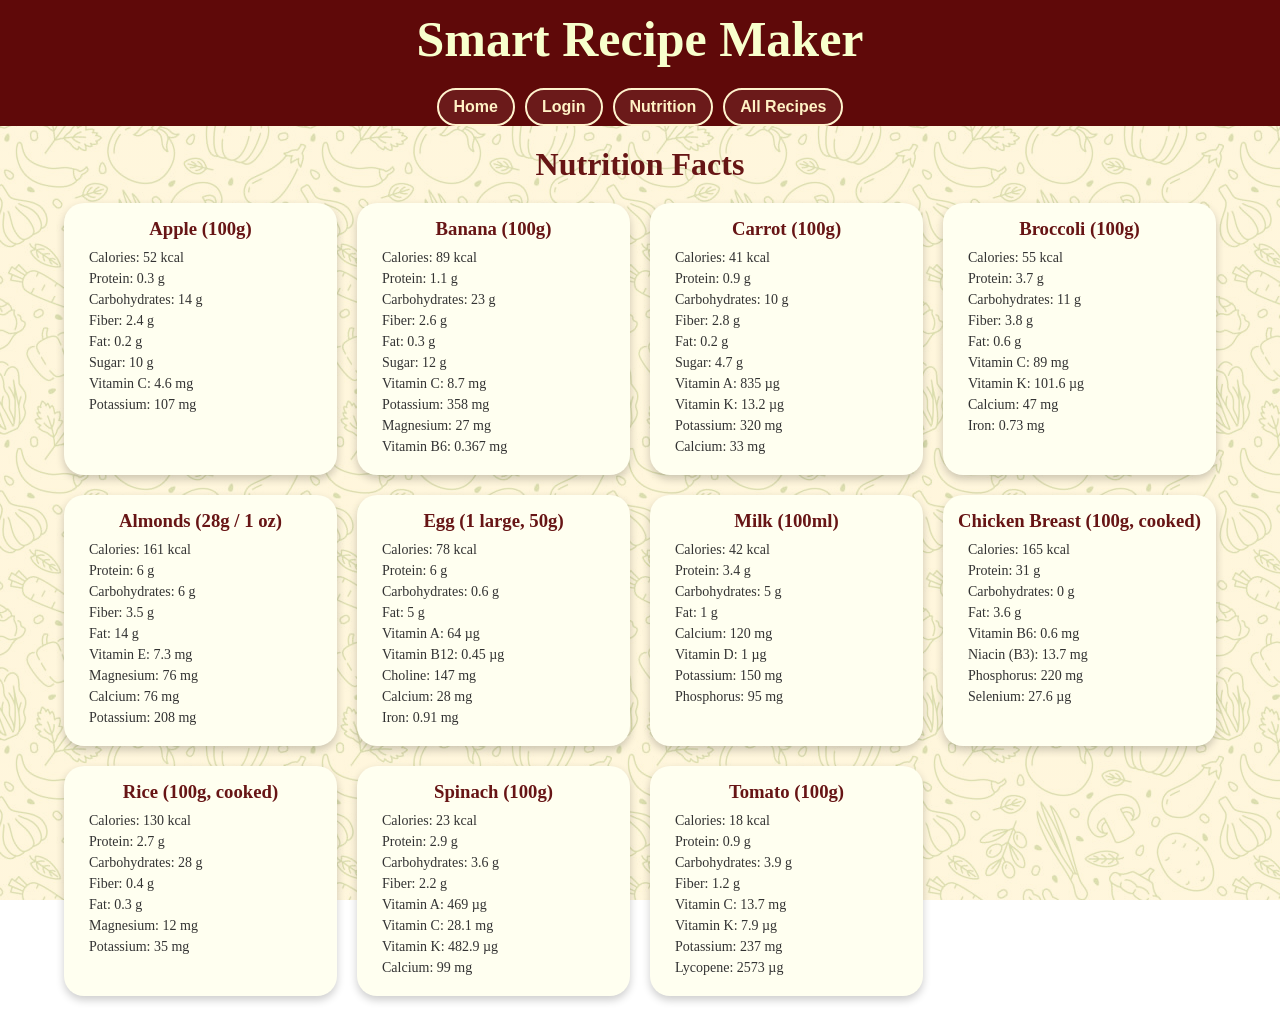
<file: nutrition.html>
<!DOCTYPE html>
<html lang="en">
<head>
    <meta charset="UTF-8">
    <meta name="viewport" content="width=device-width, initial-scale=1.0">
    <title>Nutrition Facts</title>
    <link rel="stylesheet" href="nutrition.css">
</head>
<body>

<header class="heading">
    
    <h1 class="logo">Smart Recipe Maker</h1>
    
    <a href="index.html"><button class="menuOption">Home</button></a>
    <!-- <a href="about.html"><button class="menuOption">About</button></a> -->
    <a href="login.html"><button class="menuOption">Login</button></a>
    <a href="nutrition.html"><button class="menuOption">Nutrition</button></a>
    <a href="allrecipes.html"><button class="menuOption">All Recipes</button></a>
    
    
</header>

<main>
    <h1 style="color: rgb(103, 21, 21); margin-bottom: 20px;">Nutrition Facts</h1>

    <div class="nutrition-container">
        <div class="nutrition-card">
            <h3>Apple (100g)</h3>
            <ul>
                <li>Calories: 52 kcal</li>
                <li>Protein: 0.3 g</li>
                <li>Carbohydrates: 14 g</li>
                <li>Fiber: 2.4 g</li>
                <li>Fat: 0.2 g</li>
                <li>Sugar: 10 g</li>
                <li>Vitamin C: 4.6 mg</li>
                <li>Potassium: 107 mg</li>
            </ul>
        </div>

        <div class="nutrition-card">
            <h3>Banana (100g)</h3>
            <ul>
                <li>Calories: 89 kcal</li>
                <li>Protein: 1.1 g</li>
                <li>Carbohydrates: 23 g</li>
                <li>Fiber: 2.6 g</li>
                <li>Fat: 0.3 g</li>
                <li>Sugar: 12 g</li>
                <li>Vitamin C: 8.7 mg</li>
                <li>Potassium: 358 mg</li>
                <li>Magnesium: 27 mg</li>
                <li>Vitamin B6: 0.367 mg</li>
            </ul>
        </div>

        <div class="nutrition-card">
            <h3>Carrot (100g)</h3>
            <ul>
                <li>Calories: 41 kcal</li>
                <li>Protein: 0.9 g</li>
                <li>Carbohydrates: 10 g</li>
                <li>Fiber: 2.8 g</li>
                <li>Fat: 0.2 g</li>
                <li>Sugar: 4.7 g</li>
                <li>Vitamin A: 835 µg</li>
                <li>Vitamin K: 13.2 µg</li>
                <li>Potassium: 320 mg</li>
                <li>Calcium: 33 mg</li>
            </ul>
        </div>

        <div class="nutrition-card">
            <h3>Broccoli (100g)</h3>
            <ul>
                <li>Calories: 55 kcal</li>
                <li>Protein: 3.7 g</li>
                <li>Carbohydrates: 11 g</li>
                <li>Fiber: 3.8 g</li>
                <li>Fat: 0.6 g</li>
                <li>Vitamin C: 89 mg</li>
                <li>Vitamin K: 101.6 µg</li>
                <li>Calcium: 47 mg</li>
                <li>Iron: 0.73 mg</li>
            </ul>
        </div>

        <div class="nutrition-card">
            <h3>Almonds (28g / 1 oz)</h3>
            <ul>
                <li>Calories: 161 kcal</li>
                <li>Protein: 6 g</li>
                <li>Carbohydrates: 6 g</li>
                <li>Fiber: 3.5 g</li>
                <li>Fat: 14 g</li>
                <li>Vitamin E: 7.3 mg</li>
                <li>Magnesium: 76 mg</li>
                <li>Calcium: 76 mg</li>
                <li>Potassium: 208 mg</li>
            </ul>
        </div>

        <!-- Added More -->
        <div class="nutrition-card">
            <h3>Egg (1 large, 50g)</h3>
            <ul>
                <li>Calories: 78 kcal</li>
                <li>Protein: 6 g</li>
                <li>Carbohydrates: 0.6 g</li>
                <li>Fat: 5 g</li>
                <li>Vitamin A: 64 µg</li>
                <li>Vitamin B12: 0.45 µg</li>
                <li>Choline: 147 mg</li>
                <li>Calcium: 28 mg</li>
                <li>Iron: 0.91 mg</li>
            </ul>
        </div>

        <div class="nutrition-card">
            <h3>Milk (100ml)</h3>
            <ul>
                <li>Calories: 42 kcal</li>
                <li>Protein: 3.4 g</li>
                <li>Carbohydrates: 5 g</li>
                <li>Fat: 1 g</li>
                <li>Calcium: 120 mg</li>
                <li>Vitamin D: 1 µg</li>
                <li>Potassium: 150 mg</li>
                <li>Phosphorus: 95 mg</li>
            </ul>
        </div>

        <div class="nutrition-card">
            <h3>Chicken Breast (100g, cooked)</h3>
            <ul>
                <li>Calories: 165 kcal</li>
                <li>Protein: 31 g</li>
                <li>Carbohydrates: 0 g</li>
                <li>Fat: 3.6 g</li>
                <li>Vitamin B6: 0.6 mg</li>
                <li>Niacin (B3): 13.7 mg</li>
                <li>Phosphorus: 220 mg</li>
                <li>Selenium: 27.6 µg</li>
            </ul>
        </div>

        <div class="nutrition-card">
            <h3>Rice (100g, cooked)</h3>
            <ul>
                <li>Calories: 130 kcal</li>
                <li>Protein: 2.7 g</li>
                <li>Carbohydrates: 28 g</li>
                <li>Fiber: 0.4 g</li>
                <li>Fat: 0.3 g</li>
                <li>Magnesium: 12 mg</li>
                <li>Potassium: 35 mg</li>
            </ul>
        </div>

        <div class="nutrition-card">
            <h3>Spinach (100g)</h3>
            <ul>
                <li>Calories: 23 kcal</li>
                <li>Protein: 2.9 g</li>
                <li>Carbohydrates: 3.6 g</li>
                <li>Fiber: 2.2 g</li>
                <li>Vitamin A: 469 µg</li>
                <li>Vitamin C: 28.1 mg</li>
                <li>Vitamin K: 482.9 µg</li>
                <li>Calcium: 99 mg</li>
            </ul>
        </div>

        <div class="nutrition-card">
            <h3>Tomato (100g)</h3>
            <ul>
                <li>Calories: 18 kcal</li>
                <li>Protein: 0.9 g</li>
                <li>Carbohydrates: 3.9 g</li>
                <li>Fiber: 1.2 g</li>
                <li>Vitamin C: 13.7 mg</li>
                <li>Vitamin K: 7.9 µg</li>
                <li>Potassium: 237 mg</li>
                <li>Lycopene: 2573 µg</li>
            </ul>
        </div>

    </div>
</main>

</body>
</html>
</file>
<file: nutrition.css>
/* RESET */
* {
    margin: 0;
    padding: 0;
    box-sizing: border-box;
}

body {
    background: linear-gradient(rgba(255, 244, 212, 0.8), rgba(255, 244, 212, 0.8)),
                url(webback.jpg);
    
    background-attachment: fixed;
    font-size: 1rem;
}
/* HEADER */
.heading {
    background-color: rgb(95, 9, 9);
    height: auto-fit;
    display: flex;
    align-items: center;
    justify-content: center;
    padding: 0 20px;
    flex-wrap: wrap;
    gap: 10px;
}

.logo {
    color: rgb(248, 255, 205);
    font-family: cursive;
    font-size: 50px;
    flex: 1 1 100%;
    text-align: center;
    margin: 10px 0;
}

/* NAV BUTTONS */
.menuOption {
    background-color: rgb(107, 26, 26);
    color: rgb(255, 241, 197);
    border: 2px solid rgb(255, 243, 206);
    border-radius: 20px;
    padding: 8px 15px;
    cursor: pointer;
    font-weight: bold;
    transition: all 0.3s ease;
    font-size: 16px;
}

.menuOption:hover {
    background-color: rgb(87, 25, 25);
    color: rgb(255, 255, 202);
}

/* MAIN TITLE */
main h1 {
    color: rgb(103, 21, 21);
    text-align: center;
    margin: 20px 0;
}

/* NUTRITION CARDS GRID */
.nutrition-container {
    display: grid;
    grid-template-columns: repeat(auto-fit, minmax(250px, 1fr));
    gap: 20px;
    margin: 20px 5%;
    margin-bottom: 40px;
}

/* CARD STYLING */
.nutrition-card {
    background-color: rgb(255, 255, 240);
    border-radius: 20px;
    box-shadow: 0 4px 8px rgba(0,0,0,0.2);
    overflow: hidden;
    display: flex;
    flex-direction: column;
    padding: 15px;
    transition: transform 0.3s ease, box-shadow 0.3s ease;
}

.nutrition-card:hover {
    transform: translateY(-5px);
    box-shadow: 0 8px 16px rgba(0,0,0,0.3);
}

.nutrition-card h3 {
    color: rgb(103, 21, 21);
    margin-bottom: 10px;
    text-align: center;
}

.nutrition-card ul {
    list-style-type: none;
    padding-left: 10px;
}

.nutrition-card ul li {
    font-size: 14px;
    color: #333;
    margin-bottom: 5px;
}

/* RESPONSIVE */
@media (max-width: 768px) {
    .logo { font-size: 40px; }
    .menuOption { font-size: 14px; padding: 6px 12px; }
}

@media (max-width: 480px) {
    .logo { font-size: 32px; }
    .nutrition-container { grid-template-columns: 1fr; margin: 20px 10px; }
    .menuOption { width: 100%; text-align: center; }
}
</file>
